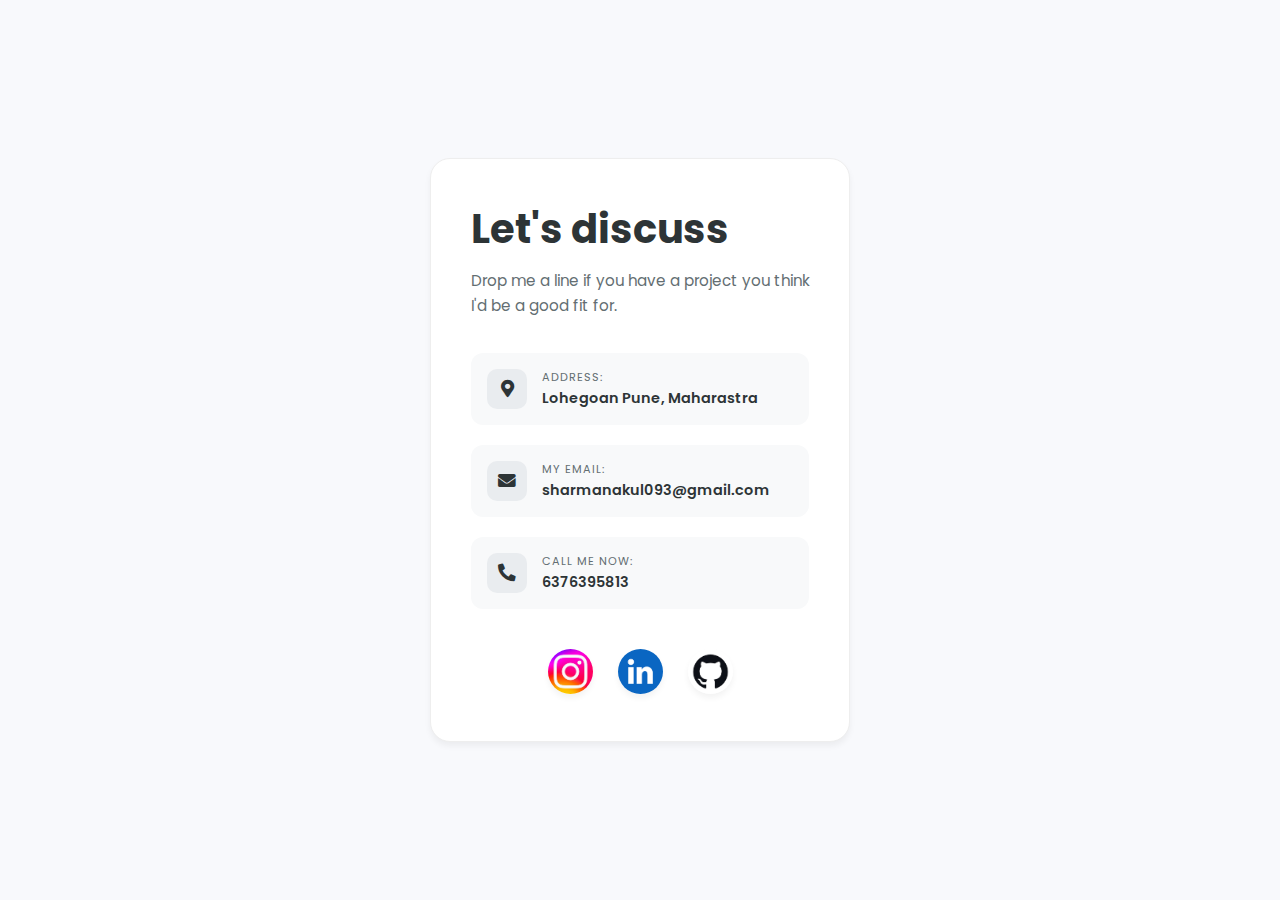
<file: conact.html>
<!DOCTYPE html>
<html lang="en">
<head>
    <meta charset="UTF-8">
    <meta name="viewport" content="width=device-width, initial-scale=1.0">
    <title>Contact Page</title>
    <link rel="stylesheet" href="https://cdnjs.cloudflare.com/ajax/libs/font-awesome/5.15.4/css/all.min.css">
    <link rel="stylesheet" href="contact.css">
</head>
<body>
    <div class="contact-container">
        <div class="contact-card">
            <div class="contact-card-content">
                <div class="contact-info-section">
                    <h1>Let's discuss</h1>
                    <p class="intro-text">
                    Drop me a line if you have a project you think I'd be a good fit for.
                    </p>

                    <div class="contact-details">
                        <div class="detail-item">
                            <i class="fas fa-map-marker-alt icon"></i>
                            <div class="detail-text">
                                <span class="label">Address:</span>
                                Lohegoan Pune, Maharastra
                            </div>
                        </div>

                        <div class="detail-item">
                            <i class="fas fa-envelope icon"></i>
                            <div class="detail-text">
                                <span class="label">My Email:</span>
                                sharmanakul093@gmail.com
                            </div>
                        </div>

                        <div class="detail-item">
                            <i class="fas fa-phone-alt icon"></i>
                            <div class="detail-text">
                                <span class="label">Call Me Now:</span>
                                6376395813
                            </div>
                        </div>
                    </div>

                    <div class="social-links">
                        <a href="https://www.instagram.com/nakulsharma661/" aria-label="Instagram"><img src="[data-uri]"></a>
                        <a href="https://www.linkedin.com/in/nakul-sharma-38a48b349/" aria-label="LinkedIn"><img src="[data-uri]"></a>
                        <a href="https://github.com/29naks2005" aria-label="GitHub"><img src="[data-uri]"></a>
                    </div>
                </div>
            </div>
        </div>
    </div>
    
</body>
</html>
</file>
<file: contact.css>
@import url('https://fonts.googleapis.com/css2?family=Poppins:wght@300;400;600;700&display=swap');

:root {
    --primary-color: #6c63ff;
    --secondary-color: #ff6584;
    --accent-color: #43dde6;
    --bg-color: #f8f9fc;
    --card-bg: #ffffff;
    --text-dark: #2d3436;
    --text-light: #636e72;
    --gradient-text: linear-gradient(45deg, #6c63ff, #ff6584, #43dde6);
    --shadow-sm: 0 4px 6px rgba(0, 0, 0, 0.05);
    --shadow-lg: 0 10px 30px rgba(0, 0, 0, 0.1);
    --transition: all 0.3s ease-in-out;
}

* {
    margin: 0;
    padding: 0;
    box-sizing: border-box;
    font-family: 'Poppins', sans-serif;
}

body {
    background-color: var(--bg-color);
    color: var(--text-dark);
    min-height: 100vh;
    display: flex;
    justify-content: center;
    align-items: center;
    padding: 20px;
}

a {
    text-decoration: none;
    color: inherit;
}

ul {
    list-style: none;
}

.contact-container {
    width: 100%;
    display: flex;
    justify-content: center;
}

.contact-card {
    background: #ffffff;
    width: 100%;
    max-width: 420px;
    border-radius: 20px;
    box-shadow: var(--shadow-sm);
    border: 1px solid #eee;
    overflow: hidden;
    transition: var(--transition);
}

.contact-card:hover {
    transform: translateY(-5px);
    box-shadow: var(--shadow-lg);
}

.contact-card-content {
    padding: 40px;
}

h1 {
    font-size: 2.5rem;
    color: var(--text-dark);
    margin-bottom: 10px;
    font-weight: 700;
}

.intro-text {
    color: var(--text-light);
    font-size: 0.95rem;
    line-height: 1.6;
    margin-bottom: 35px;
}

.contact-details {
    display: flex;
    flex-direction: column;
    gap: 20px;
}

.detail-item {
    display: flex;
    align-items: center;
    padding: 15px;
    background: #f8f9fa;
    border-radius: 12px;
    box-shadow: none;
    border: 1px solid transparent;
    transition: var(--transition);
    cursor: pointer;
}

.detail-item:hover {
    background: #ffffff;
    border-color: #eee;
    box-shadow: var(--shadow-sm);
    transform: none;
    /* Removed scale transform */
}

.detail-item .icon {
    width: 40px;
    height: 40px;
    background: #e9ecef;
    border-radius: 10px;
    display: flex;
    align-items: center;
    justify-content: center;
    color: var(--text-dark);
    font-size: 1.1rem;
    margin-right: 15px;
    transition: var(--transition);
}

.detail-item:hover .icon {
    background: var(--text-dark);
    color: #fff;
}

.detail-text {
    display: flex;
    flex-direction: column;
    font-size: 0.9rem;
    color: var(--text-dark);
    font-weight: 600;
}

.detail-text .label {
    font-size: 0.7rem;
    color: var(--text-light);
    text-transform: uppercase;
    letter-spacing: 1px;
    margin-bottom: 2px;
    font-weight: 400;
}

.social-links {
    margin-top: 40px;
    display: flex;
    justify-content: center;
    gap: 25px;
}

.social-links a {
    display: block;
    transition: var(--transition);
}

.social-links img {
    width: 45px;
    height: 45px;
    border-radius: 50%;
    object-fit: cover;
    box-shadow: var(--shadow-sm);
    transition: var(--transition);
}

.social-links a:hover {
    transform: translateY(-5px);
}

.social-links a:hover img {
    box-shadow: var(--shadow-lg);
}
</file>
